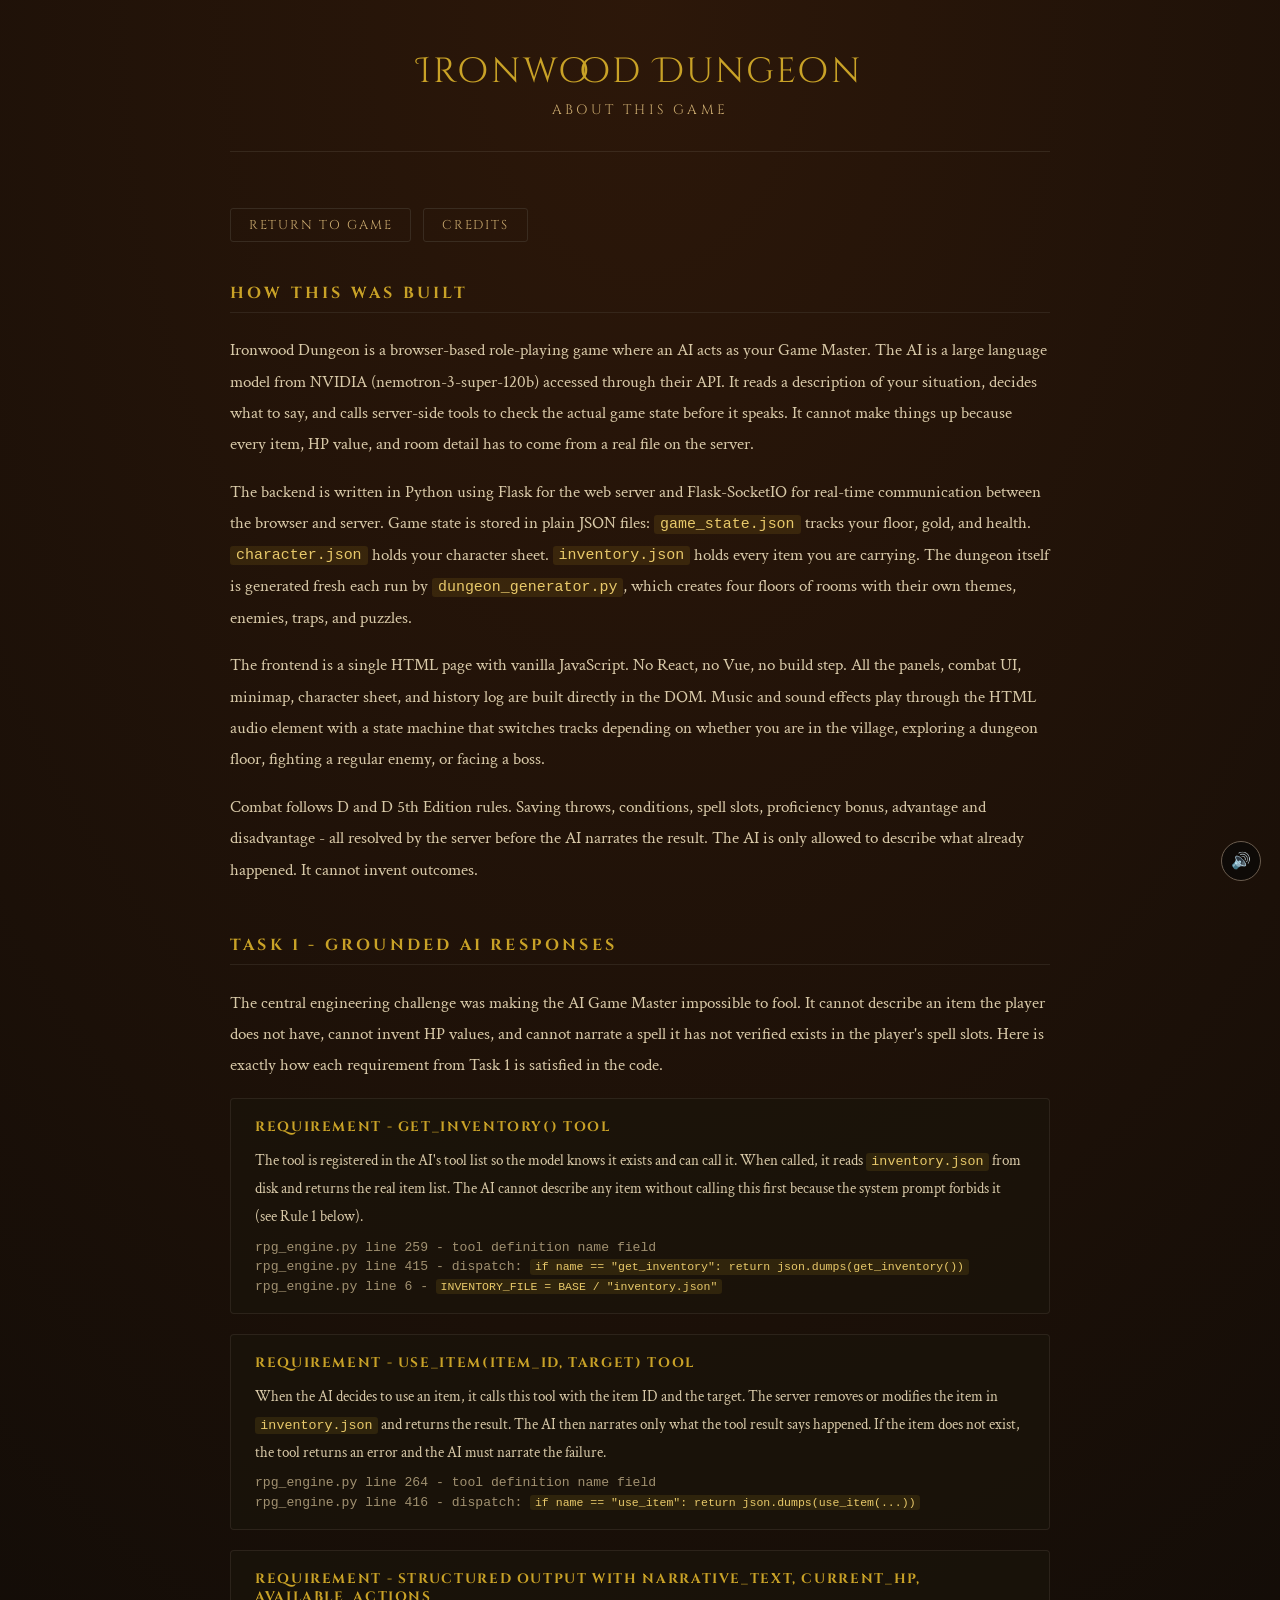
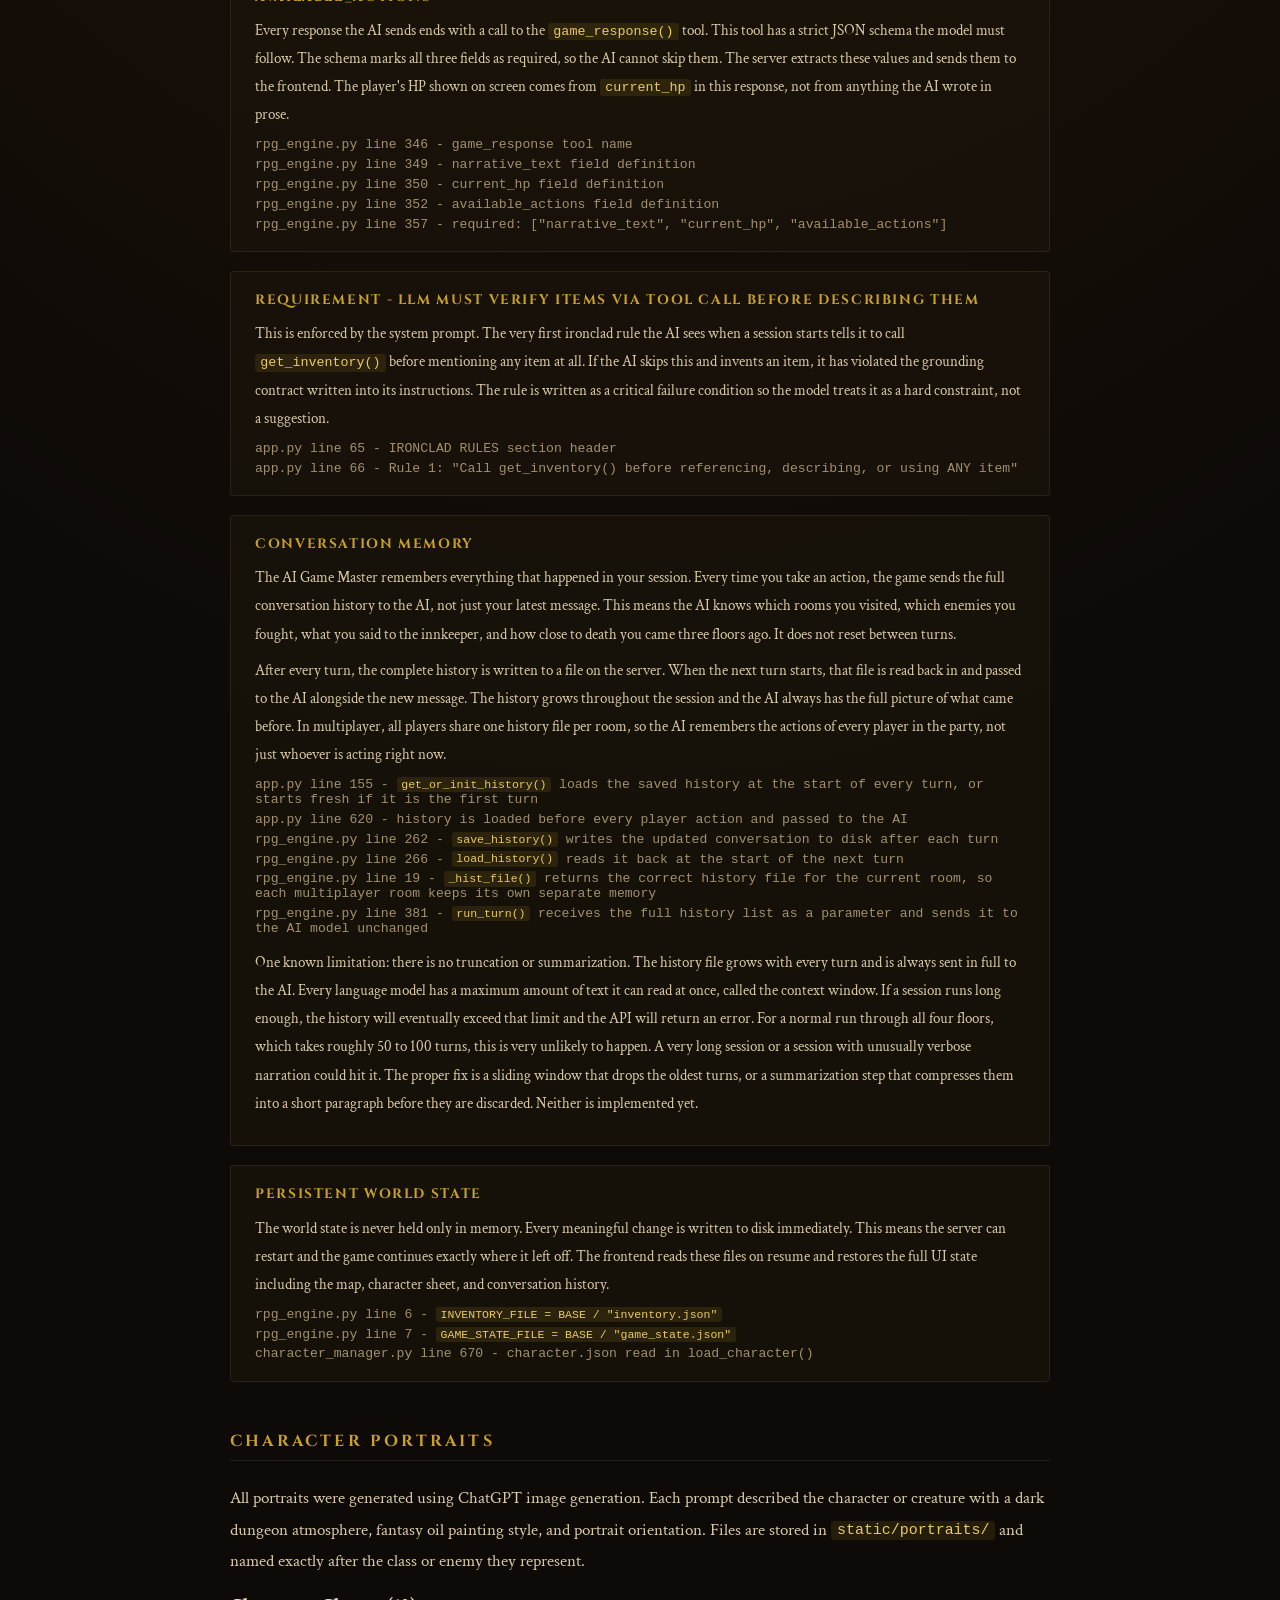
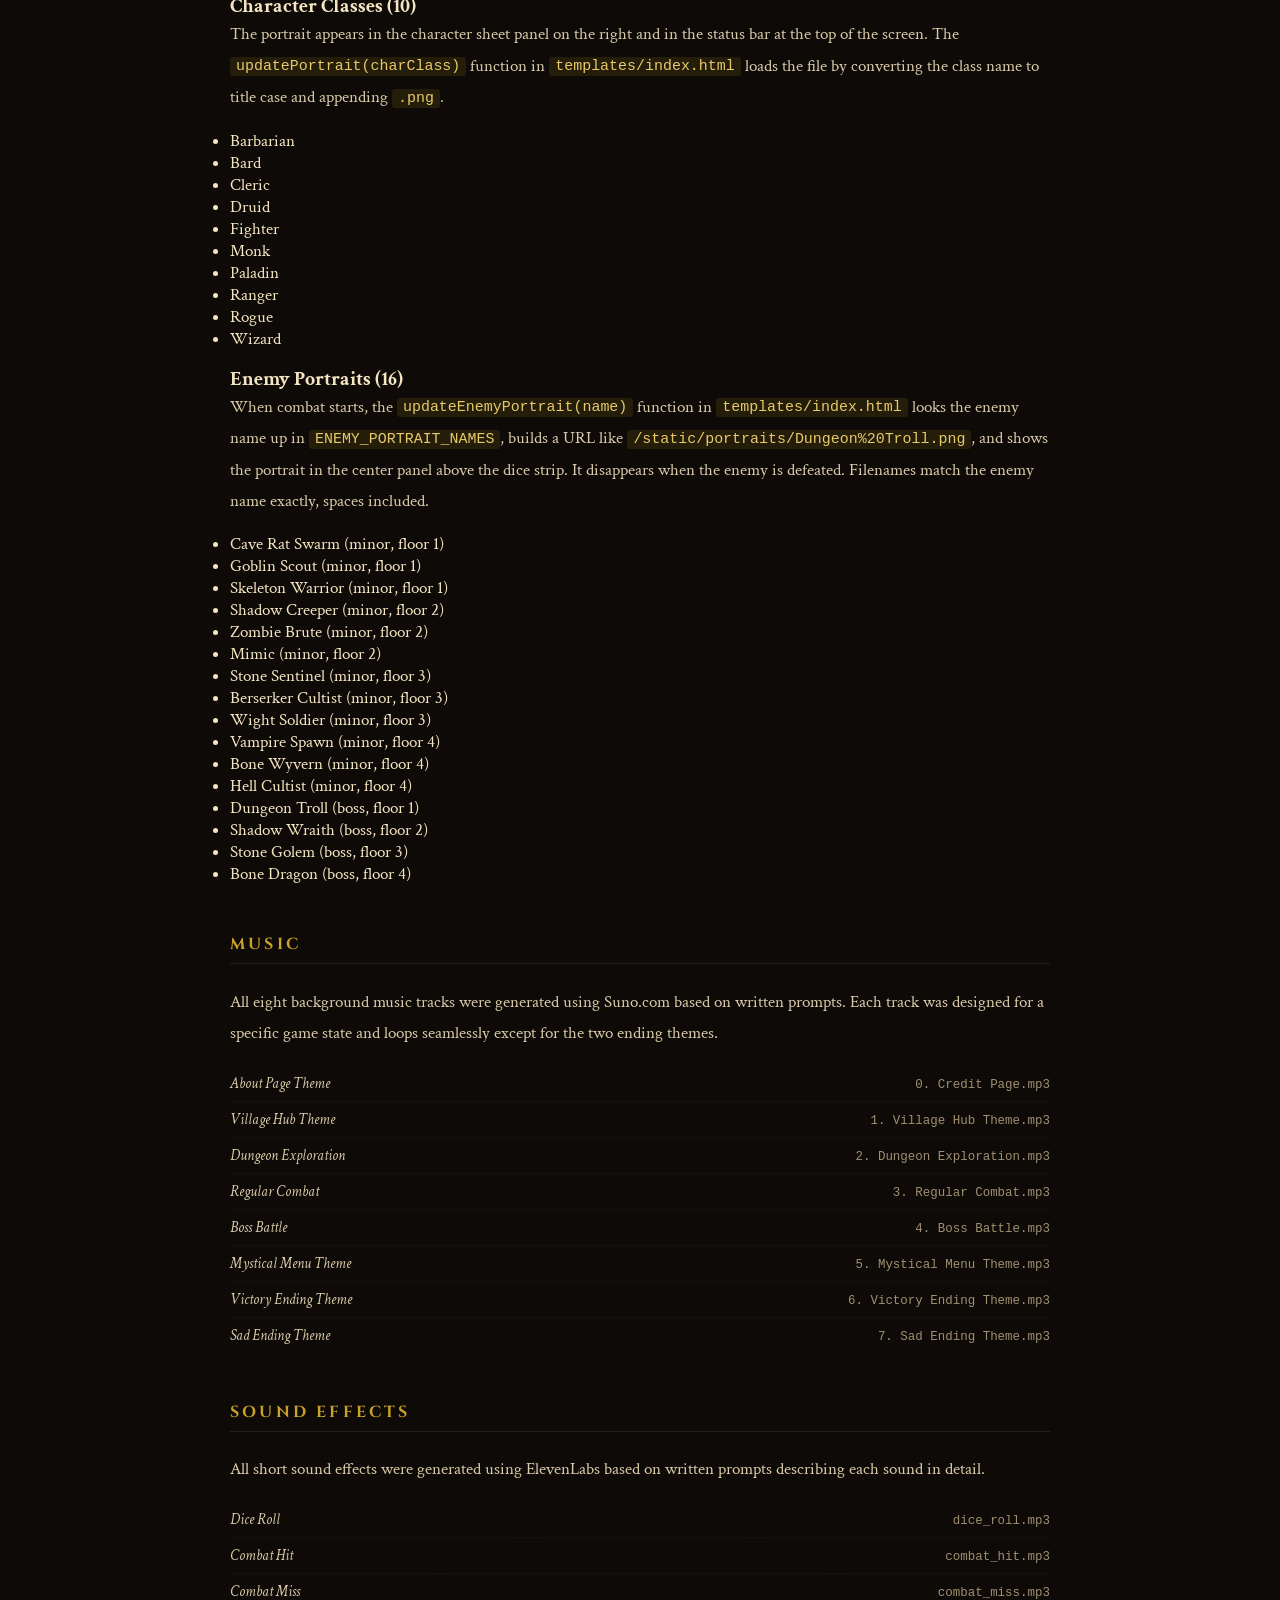
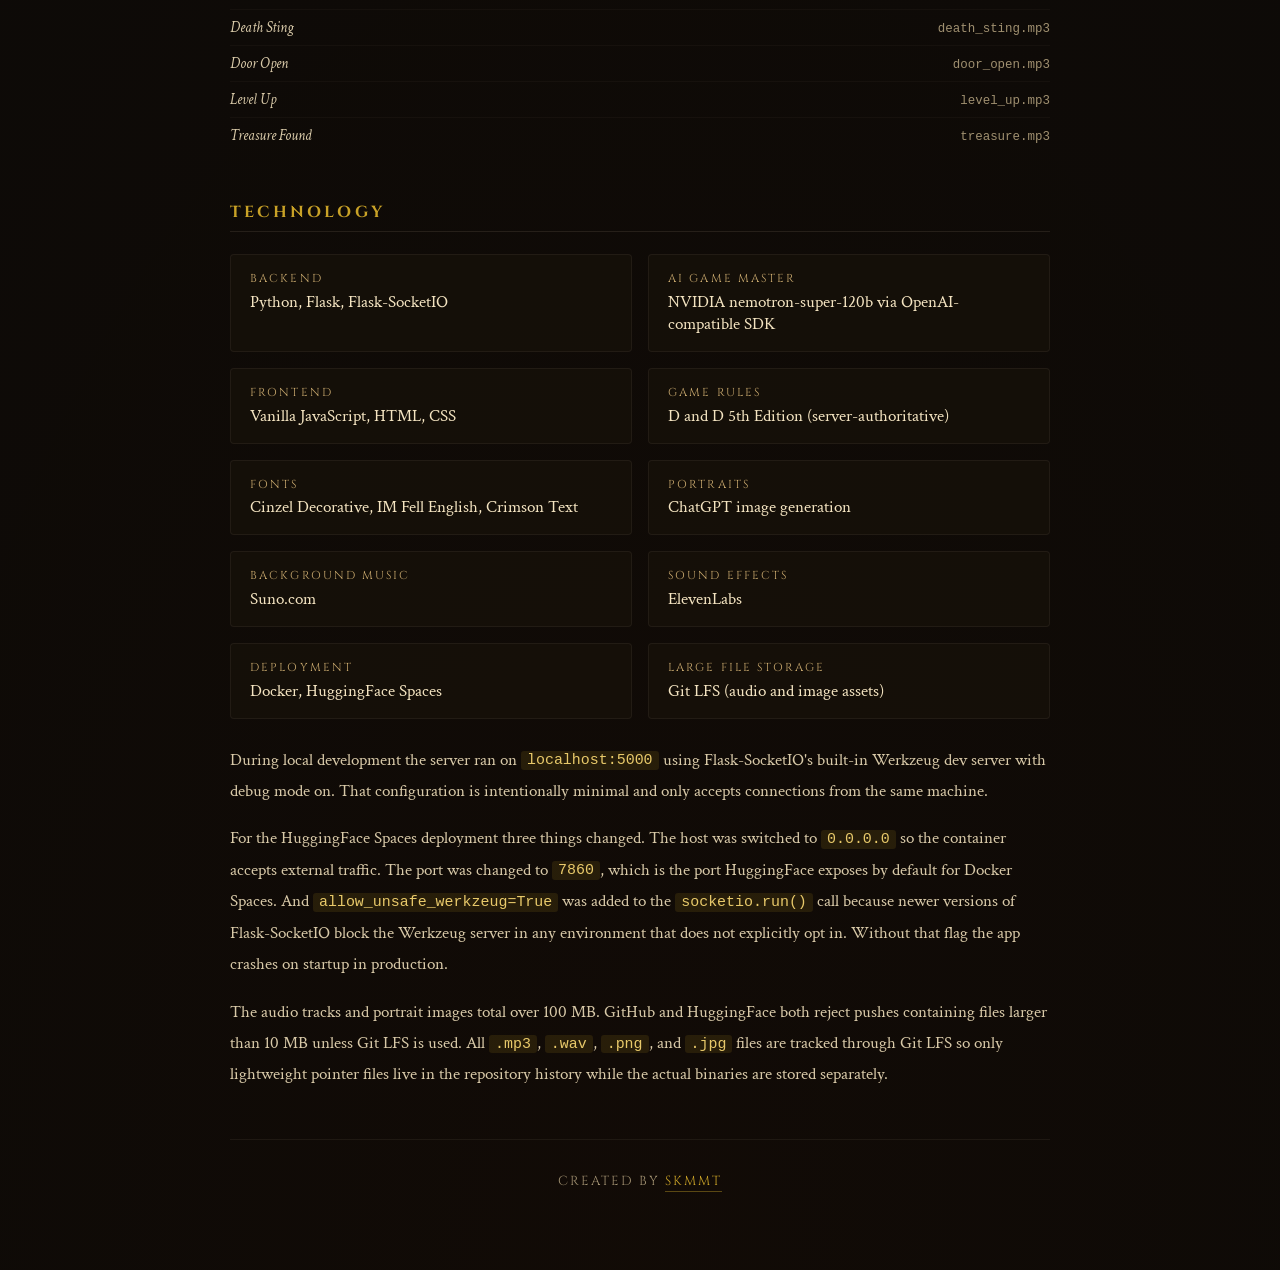
<file: templates/about.html>
<!DOCTYPE html>
<html lang="en">
<head>
  <meta charset="UTF-8">
  <meta name="viewport" content="width=device-width, initial-scale=1.0">
  <title>Ironwood Dungeon - About</title>
  <link rel="icon" type="image/svg+xml" href="/static/logo.svg">
  <link rel="preconnect" href="https://fonts.googleapis.com">
  <link rel="preconnect" href="https://fonts.gstatic.com" crossorigin>
  <link href="https://fonts.googleapis.com/css2?family=Cinzel+Decorative:wght@400;700&family=Cinzel:wght@400;600&family=IM+Fell+English:ital@0;1&family=Crimson+Text:ital,wght@0,400;0,600;1,400&display=swap" rel="stylesheet">
  <style>
    :root {
      --gold:      #c9a227;
      --parchment: #f4e4c1;
      --ink:       #1a1008;
      --stone:     #4a4035;
      --bg:        #0d0a07;
    }

    *, *::before, *::after { box-sizing: border-box; margin: 0; padding: 0; }

    body {
      background-color: var(--bg);
      background-image:
        radial-gradient(ellipse 120% 40% at 50% 0%, #6b320e55, transparent),
        radial-gradient(ellipse 80% 30% at 50% 100%, #1e0d0444, transparent);
      color: var(--parchment);
      font-family: 'Crimson Text', Georgia, serif;
      font-size: 17px;
      min-height: 100vh;
      padding: 3rem 1.5rem 5rem;
    }

    .page {
      max-width: 820px;
      margin: 0 auto;
    }

    .site-header {
      text-align: center;
      margin-bottom: 3.5rem;
      border-bottom: 1px solid #6b5d4f44;
      padding-bottom: 2rem;
    }

    .site-title {
      font-family: 'Cinzel Decorative', serif;
      font-size: 2.2rem;
      color: var(--gold);
      letter-spacing: 0.08em;
      margin-bottom: 0.4rem;
    }

    .site-sub {
      font-family: 'Cinzel', serif;
      font-size: 0.85rem;
      letter-spacing: 0.25em;
      color: #c9a96e;
      text-transform: uppercase;
    }

    .back-link {
      display: inline-block;
      margin-bottom: 2.5rem;
      font-family: 'Cinzel', serif;
      font-size: 0.8rem;
      letter-spacing: 0.15em;
      color: #c9a96e;
      text-decoration: none;
      text-transform: uppercase;
      border: 1px solid #4a403588;
      padding: 0.45rem 1.1rem;
      border-radius: 3px;
      transition: border-color 0.2s, color 0.2s;
    }
    .back-link:hover { border-color: var(--gold); color: var(--gold); }

    section { margin-bottom: 3rem; }

    h2 {
      font-family: 'Cinzel', serif;
      font-size: 1.0rem;
      letter-spacing: 0.2em;
      color: var(--gold);
      text-transform: uppercase;
      border-bottom: 1px solid #4a403566;
      padding-bottom: 0.5rem;
      margin-bottom: 1.4rem;
    }

    p {
      font-family: 'Crimson Text', serif;
      line-height: 1.85;
      color: #d8c9a8;
      margin-bottom: 1rem;
    }

    .task-card {
      background: rgba(26, 20, 10, 0.7);
      border: 1px solid #4a403566;
      border-radius: 4px;
      padding: 1.2rem 1.5rem;
      margin-bottom: 1.2rem;
    }

    .task-card h3 {
      font-family: 'Cinzel', serif;
      font-size: 0.85rem;
      letter-spacing: 0.12em;
      color: var(--gold);
      text-transform: uppercase;
      margin-bottom: 0.7rem;
    }

    .task-card p { margin-bottom: 0.5rem; font-size: 0.95rem; }

    code {
      font-family: 'Courier New', monospace;
      background: rgba(201, 162, 39, 0.12);
      color: #e8c96a;
      padding: 0.1em 0.4em;
      border-radius: 3px;
      font-size: 0.88em;
    }

    .file-ref {
      font-family: 'Courier New', monospace;
      font-size: 0.82rem;
      color: #a09070;
      display: block;
      margin-top: 0.3rem;
    }

    .credit-grid {
      display: grid;
      grid-template-columns: 1fr 1fr;
      gap: 1rem;
    }

    @media (max-width: 580px) { .credit-grid { grid-template-columns: 1fr; } }

    .credit-item {
      background: rgba(26, 20, 10, 0.5);
      border: 1px solid #4a403544;
      border-radius: 4px;
      padding: 1rem 1.2rem;
    }

    .credit-item .role {
      font-family: 'Cinzel', serif;
      font-size: 0.72rem;
      letter-spacing: 0.18em;
      color: #c9a96e;
      text-transform: uppercase;
      margin-bottom: 0.3rem;
    }

    .credit-item .name {
      font-family: 'Crimson Text', serif;
      font-size: 1.05rem;
      color: var(--parchment);
    }

    .music-list { list-style: none; }
    .music-list li {
      padding: 0.5rem 0;
      border-bottom: 1px solid #4a403522;
      display: flex;
      justify-content: space-between;
      align-items: baseline;
      gap: 1rem;
      font-family: 'Crimson Text', serif;
      color: #d8c9a8;
      font-size: 0.95rem;
    }
    .music-list li:last-child { border-bottom: none; }
    .music-list .track-name { font-style: italic; }
    .music-list .track-file { font-family: 'Courier New', monospace; font-size: 0.78rem; color: #a09070; }

    /* Floating music volume widget */
    .music-widget {
      position: fixed; bottom: 1.2rem; right: 1.2rem; z-index: 500;
      display: flex; flex-direction: column; align-items: center; gap: 0.5rem;
    }
    .music-vol-panel {
      background: rgba(13, 10, 7, 0.92);
      border: 1px solid #4a4035;
      border-radius: 20px;
      padding: 0.8rem 0.55rem 0.6rem;
      display: flex; flex-direction: column; align-items: center; gap: 0.45rem;
      opacity: 0; pointer-events: none;
      transform: translateY(6px);
      transition: opacity 0.18s, transform 0.18s;
    }
    .music-widget:hover .music-vol-panel {
      opacity: 1; pointer-events: auto; transform: translateY(0);
    }
    .music-vol-pct {
      font-family: 'Courier New', monospace; font-size: 0.68rem; color: #a09070;
    }
    #music-vol {
      -webkit-appearance: none; appearance: none;
      writing-mode: vertical-lr; direction: rtl;
      width: 4px; height: 76px;
      background: #4a4035; border-radius: 2px; outline: none; cursor: pointer;
    }
    #music-vol::-webkit-slider-thumb {
      -webkit-appearance: none; width: 14px; height: 14px;
      border-radius: 50%; background: var(--gold); cursor: pointer; border: none;
    }
    #music-vol::-moz-range-thumb {
      width: 14px; height: 14px;
      border-radius: 50%; background: var(--gold); cursor: pointer; border: none;
    }
    #credits-mute-btn {
      background: rgba(13, 10, 7, 0.88);
      border: 1px solid #6b5d4f;
      color: #c9a96e;
      width: 40px; height: 40px; border-radius: 50%;
      cursor: pointer; font-size: 1.0rem;
      display: flex; align-items: center; justify-content: center;
      transition: border-color 0.2s;
    }
    #credits-mute-btn:hover { border-color: var(--gold); }

    /* Creator footer */
    .creator-bar {
      text-align: center;
      margin-top: 3rem;
      padding-top: 2rem;
      border-top: 1px solid #4a403544;
      font-family: 'Cinzel', serif;
      font-size: 0.82rem;
      letter-spacing: 0.15em;
      color: #a09070;
      text-transform: uppercase;
    }

    .creator-bar a {
      color: var(--gold);
      text-decoration: none;
      border-bottom: 1px solid #c9a22766;
      padding-bottom: 1px;
      transition: border-color 0.2s, color 0.2s;
    }
    .creator-bar a:hover { color: #f0c040; border-color: #f0c040; }
  </style>
</head>
<body>
<div class="page">

  <div class="site-header">
    <div class="site-title">Ironwood Dungeon</div>
    <div class="site-sub">About This Game</div>
  </div>

  <div style="display:flex;gap:0.75rem;margin-bottom:2.5rem;flex-wrap:wrap;">
    <a href="/" class="back-link" style="margin-bottom:0;">Return to Game</a>
    <a href="/credits" class="back-link" style="margin-bottom:0;">Credits</a>
  </div>

  <audio id="credits-audio" loop preload="auto"
         src="/static/sounds/0.%20Credit%20Page.mp3"></audio>

  <!-- HOW IT WAS BUILT -->
  <section>
    <h2>How This Was Built</h2>

    <p>
      Ironwood Dungeon is a browser-based role-playing game where an AI acts as your Game Master.
      The AI is a large language model from NVIDIA (nemotron-3-super-120b) accessed through their API.
      It reads a description of your situation, decides what to say, and calls server-side tools
      to check the actual game state before it speaks. It cannot make things up because every item,
      HP value, and room detail has to come from a real file on the server.
    </p>

    <p>
      The backend is written in Python using Flask for the web server and Flask-SocketIO for real-time
      communication between the browser and server. Game state is stored in plain JSON files:
      <code>game_state.json</code> tracks your floor, gold, and health. <code>character.json</code>
      holds your character sheet. <code>inventory.json</code> holds every item you are carrying.
      The dungeon itself is generated fresh each run by <code>dungeon_generator.py</code>, which
      creates four floors of rooms with their own themes, enemies, traps, and puzzles.
    </p>

    <p>
      The frontend is a single HTML page with vanilla JavaScript. No React, no Vue, no build step.
      All the panels, combat UI, minimap, character sheet, and history log are built directly in the DOM.
      Music and sound effects play through the HTML audio element with a state machine that switches
      tracks depending on whether you are in the village, exploring a dungeon floor, fighting a
      regular enemy, or facing a boss.
    </p>

    <p>
      Combat follows D and D 5th Edition rules. Saving throws, conditions, spell slots, proficiency bonus,
      advantage and disadvantage - all resolved by the server before the AI narrates the result.
      The AI is only allowed to describe what already happened. It cannot invent outcomes.
    </p>
  </section>

  <!-- TASK 1 BREAKDOWN -->
  <section>
    <h2>Task 1 - Grounded AI Responses</h2>
    <p>
      The central engineering challenge was making the AI Game Master impossible to fool.
      It cannot describe an item the player does not have, cannot invent HP values,
      and cannot narrate a spell it has not verified exists in the player's spell slots.
      Here is exactly how each requirement from Task 1 is satisfied in the code.
    </p>

    <div class="task-card">
      <h3>Requirement - get_inventory() tool</h3>
      <p>
        The tool is registered in the AI's tool list so the model knows it exists and can call it.
        When called, it reads <code>inventory.json</code> from disk and returns the real item list.
        The AI cannot describe any item without calling this first because the system prompt
        forbids it (see Rule 1 below).
      </p>
      <span class="file-ref">rpg_engine.py line 259 - tool definition name field</span>
      <span class="file-ref">rpg_engine.py line 415 - dispatch: <code>if name == "get_inventory": return json.dumps(get_inventory())</code></span>
      <span class="file-ref">rpg_engine.py line 6 - <code>INVENTORY_FILE = BASE / "inventory.json"</code></span>
    </div>

    <div class="task-card">
      <h3>Requirement - use_item(item_id, target) tool</h3>
      <p>
        When the AI decides to use an item, it calls this tool with the item ID and the target.
        The server removes or modifies the item in <code>inventory.json</code> and returns the result.
        The AI then narrates only what the tool result says happened.
        If the item does not exist, the tool returns an error and the AI must narrate the failure.
      </p>
      <span class="file-ref">rpg_engine.py line 264 - tool definition name field</span>
      <span class="file-ref">rpg_engine.py line 416 - dispatch: <code>if name == "use_item": return json.dumps(use_item(...))</code></span>
    </div>

    <div class="task-card">
      <h3>Requirement - Structured output with narrative_text, current_hp, available_actions</h3>
      <p>
        Every response the AI sends ends with a call to the <code>game_response()</code> tool.
        This tool has a strict JSON schema the model must follow. The schema marks all three fields
        as required, so the AI cannot skip them. The server extracts these values and sends them
        to the frontend. The player's HP shown on screen comes from <code>current_hp</code> in this
        response, not from anything the AI wrote in prose.
      </p>
      <span class="file-ref">rpg_engine.py line 346 - game_response tool name</span>
      <span class="file-ref">rpg_engine.py line 349 - narrative_text field definition</span>
      <span class="file-ref">rpg_engine.py line 350 - current_hp field definition</span>
      <span class="file-ref">rpg_engine.py line 352 - available_actions field definition</span>
      <span class="file-ref">rpg_engine.py line 357 - required: ["narrative_text", "current_hp", "available_actions"]</span>
    </div>

    <div class="task-card">
      <h3>Requirement - LLM must verify items via tool call before describing them</h3>
      <p>
        This is enforced by the system prompt. The very first ironclad rule the AI sees when a session
        starts tells it to call <code>get_inventory()</code> before mentioning any item at all.
        If the AI skips this and invents an item, it has violated the grounding contract written
        into its instructions. The rule is written as a critical failure condition so the model
        treats it as a hard constraint, not a suggestion.
      </p>
      <span class="file-ref">app.py line 65 - IRONCLAD RULES section header</span>
      <span class="file-ref">app.py line 66 - Rule 1: "Call get_inventory() before referencing, describing, or using ANY item"</span>
    </div>

    <div class="task-card">
      <h3>Conversation Memory</h3>
      <p>
        The AI Game Master remembers everything that happened in your session. Every time you take
        an action, the game sends the full conversation history to the AI, not just your latest message.
        This means the AI knows which rooms you visited, which enemies you fought, what you said to
        the innkeeper, and how close to death you came three floors ago. It does not reset between turns.
      </p>
      <p>
        After every turn, the complete history is written to a file on the server. When the next turn
        starts, that file is read back in and passed to the AI alongside the new message. The history
        grows throughout the session and the AI always has the full picture of what came before.
        In multiplayer, all players share one history file per room, so the AI remembers the actions
        of every player in the party, not just whoever is acting right now.
      </p>
      <span class="file-ref">app.py line 155 - <code>get_or_init_history()</code> loads the saved history at the start of every turn, or starts fresh if it is the first turn</span>
      <span class="file-ref">app.py line 620 - history is loaded before every player action and passed to the AI</span>
      <span class="file-ref">rpg_engine.py line 262 - <code>save_history()</code> writes the updated conversation to disk after each turn</span>
      <span class="file-ref">rpg_engine.py line 266 - <code>load_history()</code> reads it back at the start of the next turn</span>
      <span class="file-ref">rpg_engine.py line 19 - <code>_hist_file()</code> returns the correct history file for the current room, so each multiplayer room keeps its own separate memory</span>
      <span class="file-ref">rpg_engine.py line 381 - <code>run_turn()</code> receives the full history list as a parameter and sends it to the AI model unchanged</span>
      <p style="margin-top:0.8rem;">
        One known limitation: there is no truncation or summarization. The history file grows with
        every turn and is always sent in full to the AI. Every language model has a maximum amount
        of text it can read at once, called the context window. If a session runs long enough, the
        history will eventually exceed that limit and the API will return an error. For a normal run
        through all four floors, which takes roughly 50 to 100 turns, this is very unlikely to
        happen. A very long session or a session with unusually verbose narration could hit it.
        The proper fix is a sliding window that drops the oldest turns, or a summarization step
        that compresses them into a short paragraph before they are discarded. Neither is
        implemented yet.
      </p>
    </div>

    <div class="task-card">
      <h3>Persistent world state</h3>
      <p>
        The world state is never held only in memory. Every meaningful change is written to disk
        immediately. This means the server can restart and the game continues exactly where it left off.
        The frontend reads these files on resume and restores the full UI state including the map,
        character sheet, and conversation history.
      </p>
      <span class="file-ref">rpg_engine.py line 6 - <code>INVENTORY_FILE = BASE / "inventory.json"</code></span>
      <span class="file-ref">rpg_engine.py line 7 - <code>GAME_STATE_FILE = BASE / "game_state.json"</code></span>
      <span class="file-ref">character_manager.py line 670 - character.json read in load_character()</span>
    </div>
  </section>

  <!-- CHARACTER PORTRAITS -->
  <section>
    <h2>Character Portraits</h2>
    <p>
      All portraits were generated using ChatGPT image generation. Each prompt described the
      character or creature with a dark dungeon atmosphere, fantasy oil painting style, and
      portrait orientation. Files are stored in <code>static/portraits/</code> and named exactly
      after the class or enemy they represent.
    </p>

    <h3 style="margin-top:1rem">Character Classes (10)</h3>
    <p>
      The portrait appears in the character sheet panel on the right and in the status bar at the
      top of the screen. The <code>updatePortrait(charClass)</code> function in
      <code>templates/index.html</code> loads the file by converting the class name to title case
      and appending <code>.png</code>.
    </p>
    <ul>
      <li>Barbarian</li>
      <li>Bard</li>
      <li>Cleric</li>
      <li>Druid</li>
      <li>Fighter</li>
      <li>Monk</li>
      <li>Paladin</li>
      <li>Ranger</li>
      <li>Rogue</li>
      <li>Wizard</li>
    </ul>

    <h3 style="margin-top:1rem">Enemy Portraits (16)</h3>
    <p>
      When combat starts, the <code>updateEnemyPortrait(name)</code> function in
      <code>templates/index.html</code> looks the enemy name up in <code>ENEMY_PORTRAIT_NAMES</code>,
      builds a URL like <code>/static/portraits/Dungeon%20Troll.png</code>, and shows the portrait
      in the center panel above the dice strip. It disappears when the enemy is defeated.
      Filenames match the enemy name exactly, spaces included.
    </p>
    <ul>
      <li>Cave Rat Swarm (minor, floor 1)</li>
      <li>Goblin Scout (minor, floor 1)</li>
      <li>Skeleton Warrior (minor, floor 1)</li>
      <li>Shadow Creeper (minor, floor 2)</li>
      <li>Zombie Brute (minor, floor 2)</li>
      <li>Mimic (minor, floor 2)</li>
      <li>Stone Sentinel (minor, floor 3)</li>
      <li>Berserker Cultist (minor, floor 3)</li>
      <li>Wight Soldier (minor, floor 3)</li>
      <li>Vampire Spawn (minor, floor 4)</li>
      <li>Bone Wyvern (minor, floor 4)</li>
      <li>Hell Cultist (minor, floor 4)</li>
      <li>Dungeon Troll (boss, floor 1)</li>
      <li>Shadow Wraith (boss, floor 2)</li>
      <li>Stone Golem (boss, floor 3)</li>
      <li>Bone Dragon (boss, floor 4)</li>
    </ul>
  </section>

  <!-- MUSIC -->
  <section>
    <h2>Music</h2>
    <p>All eight background music tracks were generated using Suno.com based on written prompts.
    Each track was designed for a specific game state and loops seamlessly except for the two ending themes.</p>
    <ul class="music-list">
      <li>
        <span class="track-name">About Page Theme</span>
        <span class="track-file">0. Credit Page.mp3</span>
      </li>
      <li>
        <span class="track-name">Village Hub Theme</span>
        <span class="track-file">1. Village Hub Theme.mp3</span>
      </li>
      <li>
        <span class="track-name">Dungeon Exploration</span>
        <span class="track-file">2. Dungeon Exploration.mp3</span>
      </li>
      <li>
        <span class="track-name">Regular Combat</span>
        <span class="track-file">3. Regular Combat.mp3</span>
      </li>
      <li>
        <span class="track-name">Boss Battle</span>
        <span class="track-file">4. Boss Battle.mp3</span>
      </li>
      <li>
        <span class="track-name">Mystical Menu Theme</span>
        <span class="track-file">5. Mystical Menu Theme.mp3</span>
      </li>
      <li>
        <span class="track-name">Victory Ending Theme</span>
        <span class="track-file">6. Victory  Ending Theme.mp3</span>
      </li>
      <li>
        <span class="track-name">Sad Ending Theme</span>
        <span class="track-file">7. Sad Ending Theme.mp3</span>
      </li>
    </ul>
  </section>

  <!-- SOUND EFFECTS -->
  <section>
    <h2>Sound Effects</h2>
    <p>
      All short sound effects were generated using ElevenLabs based on written prompts describing
      each sound in detail.
    </p>
    <ul class="music-list">
      <li><span class="track-name">Dice Roll</span><span class="track-file">dice_roll.mp3</span></li>
      <li><span class="track-name">Combat Hit</span><span class="track-file">combat_hit.mp3</span></li>
      <li><span class="track-name">Combat Miss</span><span class="track-file">combat_miss.mp3</span></li>
      <li><span class="track-name">Death Sting</span><span class="track-file">death_sting.mp3</span></li>
      <li><span class="track-name">Door Open</span><span class="track-file">door_open.mp3</span></li>
      <li><span class="track-name">Level Up</span><span class="track-file">level_up.mp3</span></li>
      <li><span class="track-name">Treasure Found</span><span class="track-file">treasure.mp3</span></li>
    </ul>
  </section>

  <!-- TECH STACK -->
  <section>
    <h2>Technology</h2>
    <div class="credit-grid">
      <div class="credit-item">
        <div class="role">Backend</div>
        <div class="name">Python, Flask, Flask-SocketIO</div>
      </div>
      <div class="credit-item">
        <div class="role">AI Game Master</div>
        <div class="name">NVIDIA nemotron-super-120b via OpenAI-compatible SDK</div>
      </div>
      <div class="credit-item">
        <div class="role">Frontend</div>
        <div class="name">Vanilla JavaScript, HTML, CSS</div>
      </div>
      <div class="credit-item">
        <div class="role">Game Rules</div>
        <div class="name">D and D 5th Edition (server-authoritative)</div>
      </div>
      <div class="credit-item">
        <div class="role">Fonts</div>
        <div class="name">Cinzel Decorative, IM Fell English, Crimson Text</div>
      </div>
      <div class="credit-item">
        <div class="role">Portraits</div>
        <div class="name">ChatGPT image generation</div>
      </div>
      <div class="credit-item">
        <div class="role">Background Music</div>
        <div class="name">Suno.com</div>
      </div>
      <div class="credit-item">
        <div class="role">Sound Effects</div>
        <div class="name">ElevenLabs</div>
      </div>
      <div class="credit-item">
        <div class="role">Deployment</div>
        <div class="name">Docker, HuggingFace Spaces</div>
      </div>
      <div class="credit-item">
        <div class="role">Large File Storage</div>
        <div class="name">Git LFS (audio and image assets)</div>
      </div>
    </div>

    <p style="margin-top: 1.6rem;">
      During local development the server ran on <code>localhost:5000</code> using Flask-SocketIO's
      built-in Werkzeug dev server with debug mode on. That configuration is intentionally minimal
      and only accepts connections from the same machine.
    </p>
    <p>
      For the HuggingFace Spaces deployment three things changed. The host was switched to
      <code>0.0.0.0</code> so the container accepts external traffic. The port was changed to
      <code>7860</code>, which is the port HuggingFace exposes by default for Docker Spaces.
      And <code>allow_unsafe_werkzeug=True</code> was added to the <code>socketio.run()</code>
      call because newer versions of Flask-SocketIO block the Werkzeug server in any environment
      that does not explicitly opt in. Without that flag the app crashes on startup in production.
    </p>
    <p>
      The audio tracks and portrait images total over 100 MB. GitHub and HuggingFace both reject
      pushes containing files larger than 10 MB unless Git LFS is used. All <code>.mp3</code>,
      <code>.wav</code>, <code>.png</code>, and <code>.jpg</code> files are tracked through
      Git LFS so only lightweight pointer files live in the repository history while the actual
      binaries are stored separately.
    </p>
  </section>

  <div class="creator-bar">
    Created by <a href="https://skmmt.rootexception.com/" target="_blank" rel="noopener">SKMMT</a>
  </div>

</div>

<div class="music-widget">
  <div class="music-vol-panel">
    <span class="music-vol-pct" id="music-vol-pct">30%</span>
    <input id="music-vol" type="range" min="0" max="100" value="30">
  </div>
  <button id="credits-mute-btn" title="Mute music">&#128266;</button>
</div>

<script>
  var audio  = document.getElementById('credits-audio');
  var btn    = document.getElementById('credits-mute-btn');
  var slider = document.getElementById('music-vol');
  var pct    = document.getElementById('music-vol-pct');
  var muted  = false;

  audio.volume = 0.30;

  function setMuted(m) {
    muted = m;
    btn.innerHTML = m ? '&#128263;' : '&#128266;';
    btn.title = m ? 'Enable music' : 'Mute music';
    if (!m) {
      audio.play().catch(function(){});
    } else {
      audio.pause();
    }
  }

  btn.addEventListener('click', function() { setMuted(!muted); });

  slider.addEventListener('input', function() {
    var v = parseInt(this.value, 10);
    audio.volume = v / 100;
    pct.textContent = v + '%';
  });

  document.addEventListener('click', function onFirst() {
    if (!muted) audio.play().catch(function(){});
    document.removeEventListener('click', onFirst);
  }, { once: true });
</script>
</body>
</html>
</file>
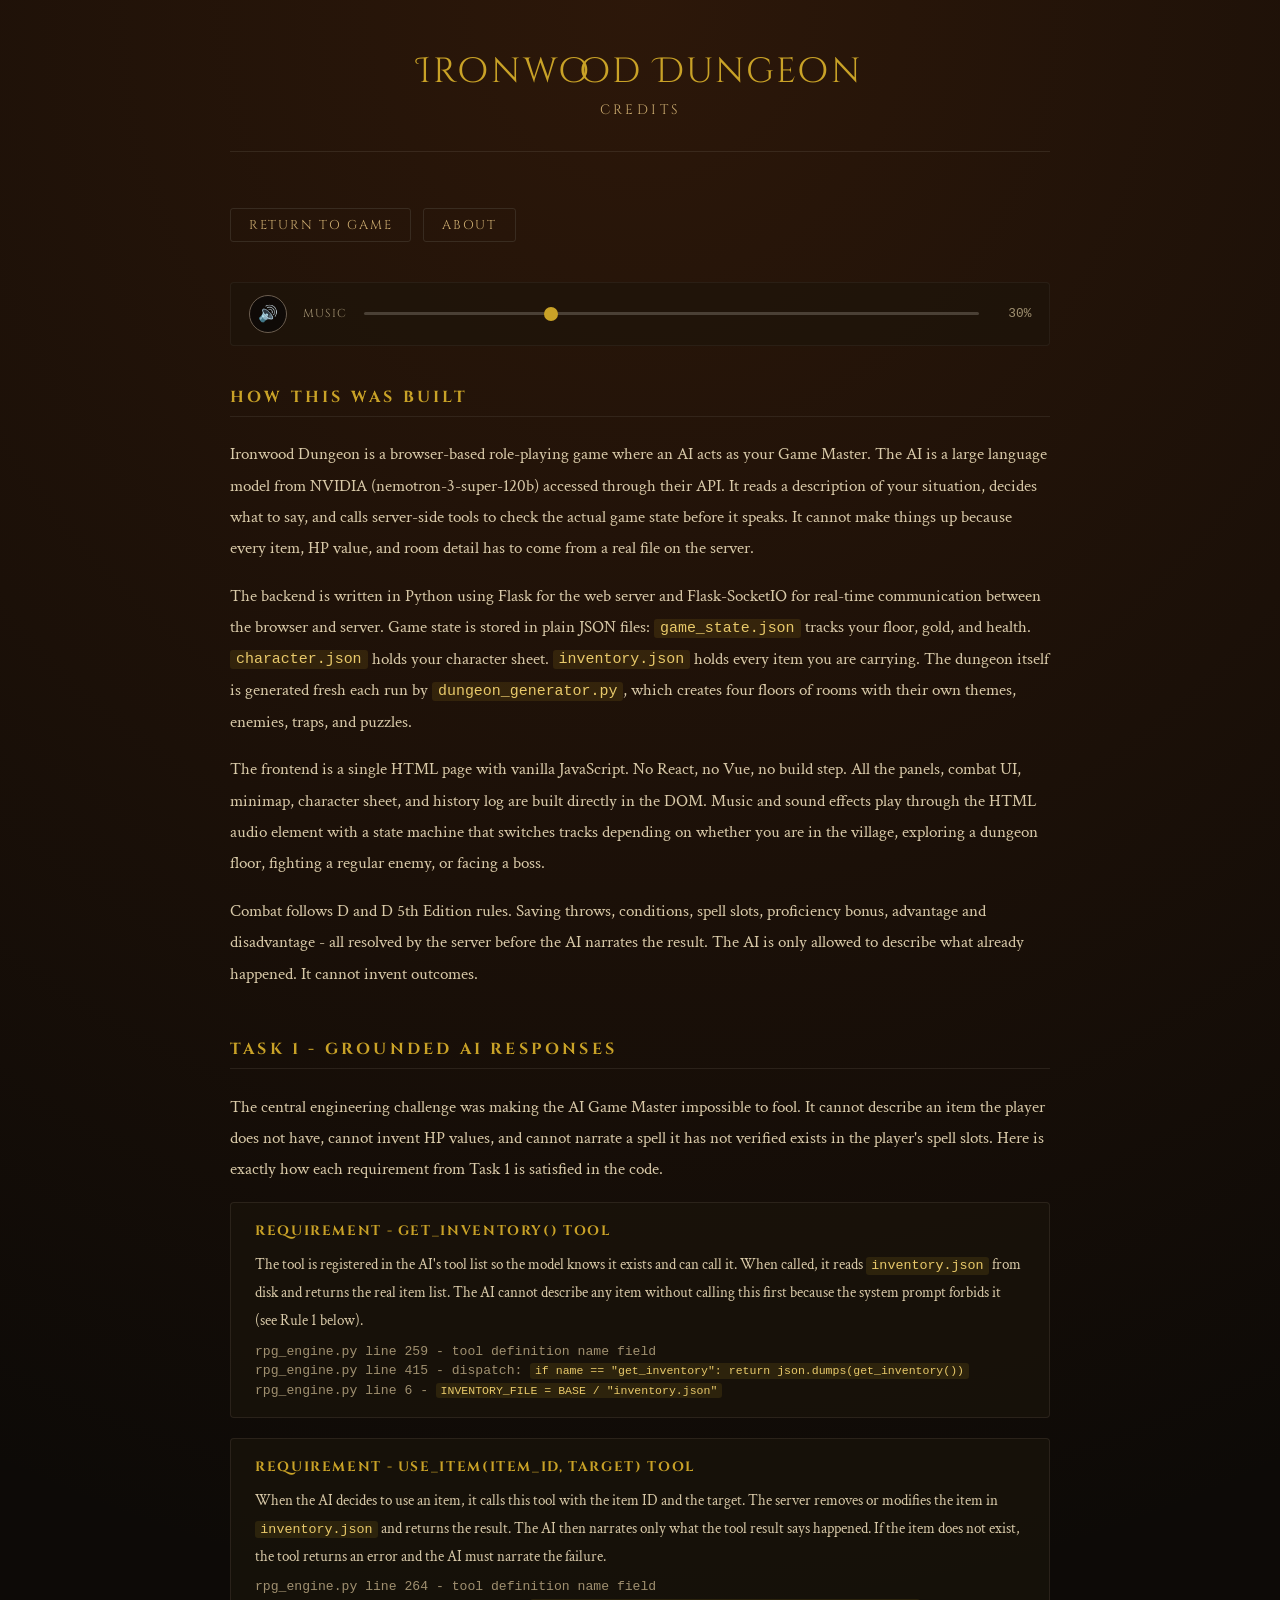
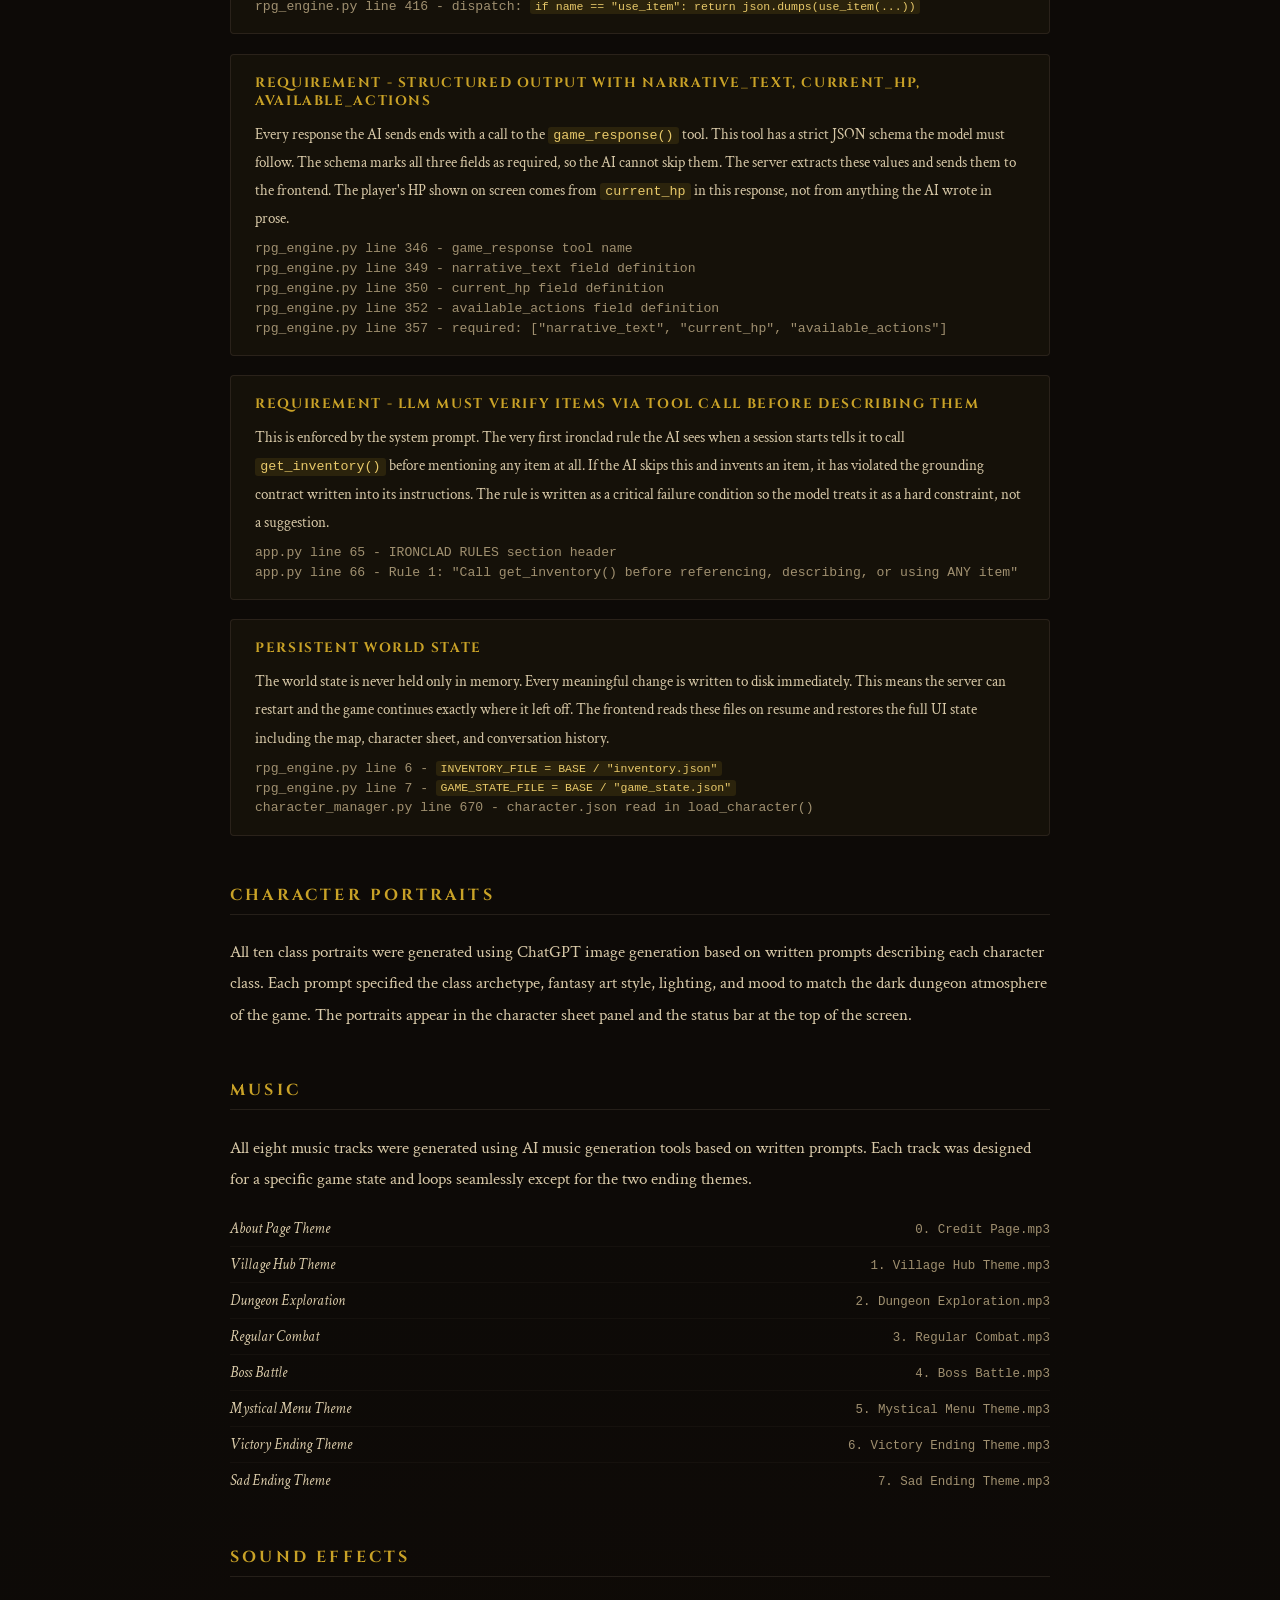
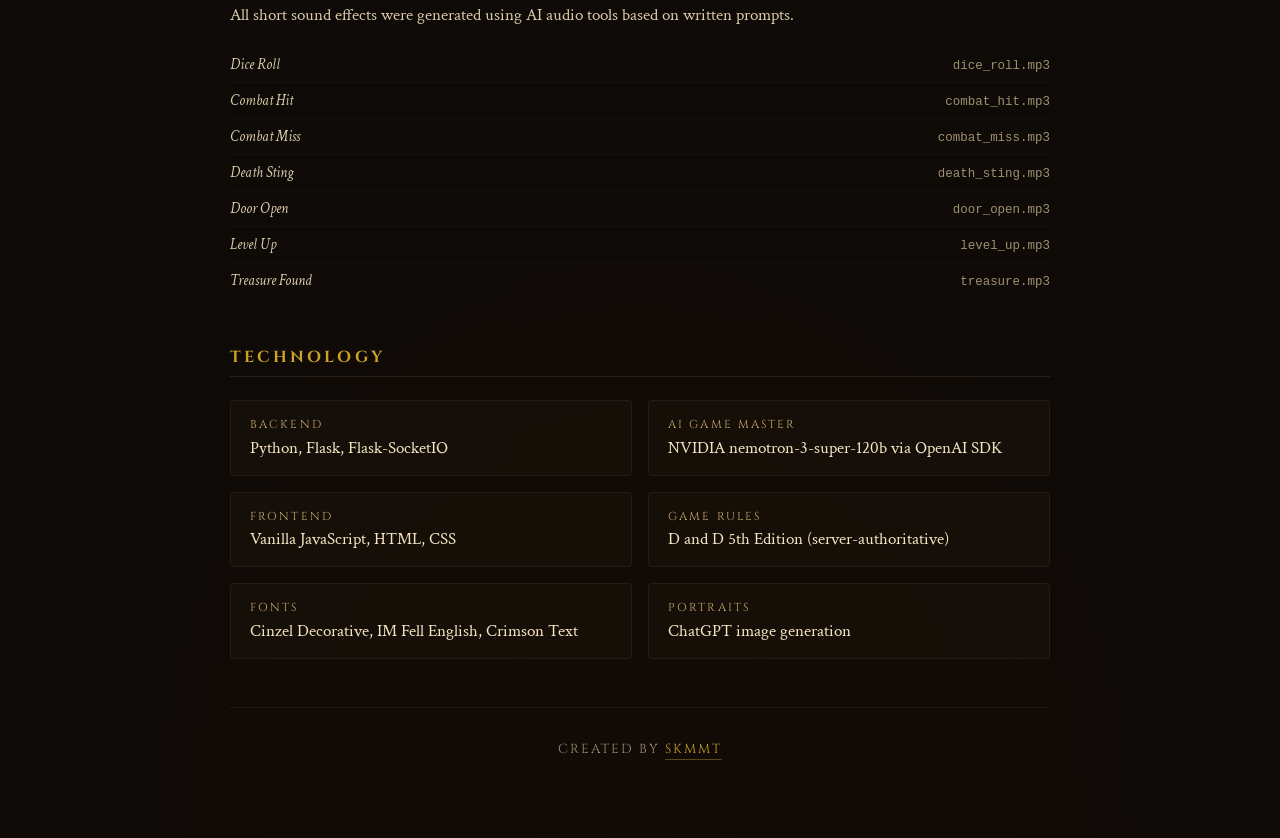
<file: templates/credits.html>
<!DOCTYPE html>
<html lang="en">
<head>
  <meta charset="UTF-8">
  <meta name="viewport" content="width=device-width, initial-scale=1.0">
  <title>Ironwood Dungeon - Credits</title>
  <link rel="icon" type="image/svg+xml" href="/static/logo.svg">
  <link rel="preconnect" href="https://fonts.googleapis.com">
  <link rel="preconnect" href="https://fonts.gstatic.com" crossorigin>
  <link href="https://fonts.googleapis.com/css2?family=Cinzel+Decorative:wght@400;700&family=Cinzel:wght@400;600&family=IM+Fell+English:ital@0;1&family=Crimson+Text:ital,wght@0,400;0,600;1,400&display=swap" rel="stylesheet">
  <style>
    :root {
      --gold:      #c9a227;
      --parchment: #f4e4c1;
      --ink:       #1a1008;
      --stone:     #4a4035;
      --bg:        #0d0a07;
    }

    *, *::before, *::after { box-sizing: border-box; margin: 0; padding: 0; }

    body {
      background-color: var(--bg);
      background-image:
        radial-gradient(ellipse 120% 40% at 50% 0%, #6b320e55, transparent),
        radial-gradient(ellipse 80% 30% at 50% 100%, #1e0d0444, transparent);
      color: var(--parchment);
      font-family: 'Crimson Text', Georgia, serif;
      font-size: 17px;
      min-height: 100vh;
      padding: 3rem 1.5rem 5rem;
    }

    .page {
      max-width: 820px;
      margin: 0 auto;
    }

    .site-header {
      text-align: center;
      margin-bottom: 3.5rem;
      border-bottom: 1px solid #6b5d4f44;
      padding-bottom: 2rem;
    }

    .site-title {
      font-family: 'Cinzel Decorative', serif;
      font-size: 2.2rem;
      color: var(--gold);
      letter-spacing: 0.08em;
      margin-bottom: 0.4rem;
    }

    .site-sub {
      font-family: 'Cinzel', serif;
      font-size: 0.85rem;
      letter-spacing: 0.25em;
      color: #c9a96e;
      text-transform: uppercase;
    }

    .back-link {
      display: inline-block;
      margin-bottom: 2.5rem;
      font-family: 'Cinzel', serif;
      font-size: 0.8rem;
      letter-spacing: 0.15em;
      color: #c9a96e;
      text-decoration: none;
      text-transform: uppercase;
      border: 1px solid #4a403588;
      padding: 0.45rem 1.1rem;
      border-radius: 3px;
      transition: border-color 0.2s, color 0.2s;
    }
    .back-link:hover { border-color: var(--gold); color: var(--gold); }

    section { margin-bottom: 3rem; }

    h2 {
      font-family: 'Cinzel', serif;
      font-size: 1.0rem;
      letter-spacing: 0.2em;
      color: var(--gold);
      text-transform: uppercase;
      border-bottom: 1px solid #4a403566;
      padding-bottom: 0.5rem;
      margin-bottom: 1.4rem;
    }

    p {
      font-family: 'Crimson Text', serif;
      line-height: 1.85;
      color: #d8c9a8;
      margin-bottom: 1rem;
    }

    .task-card {
      background: rgba(26, 20, 10, 0.7);
      border: 1px solid #4a403566;
      border-radius: 4px;
      padding: 1.2rem 1.5rem;
      margin-bottom: 1.2rem;
    }

    .task-card h3 {
      font-family: 'Cinzel', serif;
      font-size: 0.85rem;
      letter-spacing: 0.12em;
      color: var(--gold);
      text-transform: uppercase;
      margin-bottom: 0.7rem;
    }

    .task-card p { margin-bottom: 0.5rem; font-size: 0.95rem; }

    code {
      font-family: 'Courier New', monospace;
      background: rgba(201, 162, 39, 0.12);
      color: #e8c96a;
      padding: 0.1em 0.4em;
      border-radius: 3px;
      font-size: 0.88em;
    }

    .file-ref {
      font-family: 'Courier New', monospace;
      font-size: 0.82rem;
      color: #a09070;
      display: block;
      margin-top: 0.3rem;
    }

    .credit-grid {
      display: grid;
      grid-template-columns: 1fr 1fr;
      gap: 1rem;
    }

    @media (max-width: 580px) { .credit-grid { grid-template-columns: 1fr; } }

    .credit-item {
      background: rgba(26, 20, 10, 0.5);
      border: 1px solid #4a403544;
      border-radius: 4px;
      padding: 1rem 1.2rem;
    }

    .credit-item .role {
      font-family: 'Cinzel', serif;
      font-size: 0.72rem;
      letter-spacing: 0.18em;
      color: #c9a96e;
      text-transform: uppercase;
      margin-bottom: 0.3rem;
    }

    .credit-item .name {
      font-family: 'Crimson Text', serif;
      font-size: 1.05rem;
      color: var(--parchment);
    }

    .music-list { list-style: none; }
    .music-list li {
      padding: 0.5rem 0;
      border-bottom: 1px solid #4a403522;
      display: flex;
      justify-content: space-between;
      align-items: baseline;
      gap: 1rem;
      font-family: 'Crimson Text', serif;
      color: #d8c9a8;
      font-size: 0.95rem;
    }
    .music-list li:last-child { border-bottom: none; }
    .music-list .track-name { font-style: italic; }
    .music-list .track-file { font-family: 'Courier New', monospace; font-size: 0.78rem; color: #a09070; }

    /* Audio controls row */
    .audio-controls {
      display: flex;
      align-items: center;
      gap: 1rem;
      margin-bottom: 2.5rem;
      background: rgba(26, 20, 10, 0.5);
      border: 1px solid #4a403544;
      border-radius: 4px;
      padding: 0.75rem 1.1rem;
    }

    #credits-mute-btn {
      background: rgba(13, 10, 7, 0.88);
      border: 1px solid #6b5d4f;
      color: #c9a96e;
      width: 38px; height: 38px; border-radius: 50%;
      cursor: pointer; font-size: 1.0rem;
      display: flex; align-items: center; justify-content: center;
      flex-shrink: 0;
      transition: border-color 0.2s;
    }
    #credits-mute-btn:hover { border-color: var(--gold); }

    .vol-label {
      font-family: 'Cinzel', serif;
      font-size: 0.72rem;
      letter-spacing: 0.12em;
      color: #a09070;
      text-transform: uppercase;
      flex-shrink: 0;
    }

    #vol-slider {
      flex: 1;
      -webkit-appearance: none;
      appearance: none;
      height: 3px;
      background: #4a4035;
      border-radius: 2px;
      outline: none;
      cursor: pointer;
    }
    #vol-slider::-webkit-slider-thumb {
      -webkit-appearance: none;
      width: 14px; height: 14px;
      border-radius: 50%;
      background: var(--gold);
      cursor: pointer;
      border: none;
    }
    #vol-slider::-moz-range-thumb {
      width: 14px; height: 14px;
      border-radius: 50%;
      background: var(--gold);
      cursor: pointer;
      border: none;
    }

    #vol-pct {
      font-family: 'Courier New', monospace;
      font-size: 0.8rem;
      color: #a09070;
      width: 36px;
      text-align: right;
      flex-shrink: 0;
    }

    /* Creator footer */
    .creator-bar {
      text-align: center;
      margin-top: 3rem;
      padding-top: 2rem;
      border-top: 1px solid #4a403544;
      font-family: 'Cinzel', serif;
      font-size: 0.82rem;
      letter-spacing: 0.15em;
      color: #a09070;
      text-transform: uppercase;
    }

    .creator-bar a {
      color: var(--gold);
      text-decoration: none;
      border-bottom: 1px solid #c9a22766;
      padding-bottom: 1px;
      transition: border-color 0.2s, color 0.2s;
    }
    .creator-bar a:hover { color: #f0c040; border-color: #f0c040; }
  </style>
</head>
<body>
<div class="page">

  <div class="site-header">
    <div class="site-title">Ironwood Dungeon</div>
    <div class="site-sub">Credits</div>
  </div>

  <div style="display:flex;gap:0.75rem;margin-bottom:2.5rem;flex-wrap:wrap;">
    <a href="/" class="back-link" style="margin-bottom:0;">Return to Game</a>
    <a href="/about" class="back-link" style="margin-bottom:0;">About</a>
  </div>

  <!-- Music controls -->
  <div class="audio-controls">
    <button id="credits-mute-btn" title="Enable music">&#128266;</button>
    <span class="vol-label">Music</span>
    <input id="vol-slider" type="range" min="0" max="100" value="30">
    <span id="vol-pct">30%</span>
  </div>
  <audio id="credits-audio" loop preload="auto"
         src="/static/sounds/0.%20Credit%20Page.mp3"></audio>

  <!-- HOW IT WAS BUILT -->
  <section>
    <h2>How This Was Built</h2>

    <p>
      Ironwood Dungeon is a browser-based role-playing game where an AI acts as your Game Master.
      The AI is a large language model from NVIDIA (nemotron-3-super-120b) accessed through their API.
      It reads a description of your situation, decides what to say, and calls server-side tools
      to check the actual game state before it speaks. It cannot make things up because every item,
      HP value, and room detail has to come from a real file on the server.
    </p>

    <p>
      The backend is written in Python using Flask for the web server and Flask-SocketIO for real-time
      communication between the browser and server. Game state is stored in plain JSON files:
      <code>game_state.json</code> tracks your floor, gold, and health. <code>character.json</code>
      holds your character sheet. <code>inventory.json</code> holds every item you are carrying.
      The dungeon itself is generated fresh each run by <code>dungeon_generator.py</code>, which
      creates four floors of rooms with their own themes, enemies, traps, and puzzles.
    </p>

    <p>
      The frontend is a single HTML page with vanilla JavaScript. No React, no Vue, no build step.
      All the panels, combat UI, minimap, character sheet, and history log are built directly in the DOM.
      Music and sound effects play through the HTML audio element with a state machine that switches
      tracks depending on whether you are in the village, exploring a dungeon floor, fighting a
      regular enemy, or facing a boss.
    </p>

    <p>
      Combat follows D and D 5th Edition rules. Saving throws, conditions, spell slots, proficiency bonus,
      advantage and disadvantage - all resolved by the server before the AI narrates the result.
      The AI is only allowed to describe what already happened. It cannot invent outcomes.
    </p>
  </section>

  <!-- TASK 1 BREAKDOWN -->
  <section>
    <h2>Task 1 - Grounded AI Responses</h2>
    <p>
      The central engineering challenge was making the AI Game Master impossible to fool.
      It cannot describe an item the player does not have, cannot invent HP values,
      and cannot narrate a spell it has not verified exists in the player's spell slots.
      Here is exactly how each requirement from Task 1 is satisfied in the code.
    </p>

    <div class="task-card">
      <h3>Requirement - get_inventory() tool</h3>
      <p>
        The tool is registered in the AI's tool list so the model knows it exists and can call it.
        When called, it reads <code>inventory.json</code> from disk and returns the real item list.
        The AI cannot describe any item without calling this first because the system prompt
        forbids it (see Rule 1 below).
      </p>
      <span class="file-ref">rpg_engine.py line 259 - tool definition name field</span>
      <span class="file-ref">rpg_engine.py line 415 - dispatch: <code>if name == "get_inventory": return json.dumps(get_inventory())</code></span>
      <span class="file-ref">rpg_engine.py line 6 - <code>INVENTORY_FILE = BASE / "inventory.json"</code></span>
    </div>

    <div class="task-card">
      <h3>Requirement - use_item(item_id, target) tool</h3>
      <p>
        When the AI decides to use an item, it calls this tool with the item ID and the target.
        The server removes or modifies the item in <code>inventory.json</code> and returns the result.
        The AI then narrates only what the tool result says happened.
        If the item does not exist, the tool returns an error and the AI must narrate the failure.
      </p>
      <span class="file-ref">rpg_engine.py line 264 - tool definition name field</span>
      <span class="file-ref">rpg_engine.py line 416 - dispatch: <code>if name == "use_item": return json.dumps(use_item(...))</code></span>
    </div>

    <div class="task-card">
      <h3>Requirement - Structured output with narrative_text, current_hp, available_actions</h3>
      <p>
        Every response the AI sends ends with a call to the <code>game_response()</code> tool.
        This tool has a strict JSON schema the model must follow. The schema marks all three fields
        as required, so the AI cannot skip them. The server extracts these values and sends them
        to the frontend. The player's HP shown on screen comes from <code>current_hp</code> in this
        response, not from anything the AI wrote in prose.
      </p>
      <span class="file-ref">rpg_engine.py line 346 - game_response tool name</span>
      <span class="file-ref">rpg_engine.py line 349 - narrative_text field definition</span>
      <span class="file-ref">rpg_engine.py line 350 - current_hp field definition</span>
      <span class="file-ref">rpg_engine.py line 352 - available_actions field definition</span>
      <span class="file-ref">rpg_engine.py line 357 - required: ["narrative_text", "current_hp", "available_actions"]</span>
    </div>

    <div class="task-card">
      <h3>Requirement - LLM must verify items via tool call before describing them</h3>
      <p>
        This is enforced by the system prompt. The very first ironclad rule the AI sees when a session
        starts tells it to call <code>get_inventory()</code> before mentioning any item at all.
        If the AI skips this and invents an item, it has violated the grounding contract written
        into its instructions. The rule is written as a critical failure condition so the model
        treats it as a hard constraint, not a suggestion.
      </p>
      <span class="file-ref">app.py line 65 - IRONCLAD RULES section header</span>
      <span class="file-ref">app.py line 66 - Rule 1: "Call get_inventory() before referencing, describing, or using ANY item"</span>
    </div>

    <div class="task-card">
      <h3>Persistent world state</h3>
      <p>
        The world state is never held only in memory. Every meaningful change is written to disk
        immediately. This means the server can restart and the game continues exactly where it left off.
        The frontend reads these files on resume and restores the full UI state including the map,
        character sheet, and conversation history.
      </p>
      <span class="file-ref">rpg_engine.py line 6 - <code>INVENTORY_FILE = BASE / "inventory.json"</code></span>
      <span class="file-ref">rpg_engine.py line 7 - <code>GAME_STATE_FILE = BASE / "game_state.json"</code></span>
      <span class="file-ref">character_manager.py line 670 - character.json read in load_character()</span>
    </div>
  </section>

  <!-- CHARACTER PORTRAITS -->
  <section>
    <h2>Character Portraits</h2>
    <p>
      All ten class portraits were generated using ChatGPT image generation based on written prompts
      describing each character class. Each prompt specified the class archetype, fantasy art style,
      lighting, and mood to match the dark dungeon atmosphere of the game.
      The portraits appear in the character sheet panel and the status bar at the top of the screen.
    </p>
  </section>

  <!-- MUSIC -->
  <section>
    <h2>Music</h2>
    <p>All eight music tracks were generated using AI music generation tools based on written prompts.
    Each track was designed for a specific game state and loops seamlessly except for the two ending themes.</p>
    <ul class="music-list">
      <li>
        <span class="track-name">About Page Theme</span>
        <span class="track-file">0. Credit Page.mp3</span>
      </li>
      <li>
        <span class="track-name">Village Hub Theme</span>
        <span class="track-file">1. Village Hub Theme.mp3</span>
      </li>
      <li>
        <span class="track-name">Dungeon Exploration</span>
        <span class="track-file">2. Dungeon Exploration.mp3</span>
      </li>
      <li>
        <span class="track-name">Regular Combat</span>
        <span class="track-file">3. Regular Combat.mp3</span>
      </li>
      <li>
        <span class="track-name">Boss Battle</span>
        <span class="track-file">4. Boss Battle.mp3</span>
      </li>
      <li>
        <span class="track-name">Mystical Menu Theme</span>
        <span class="track-file">5. Mystical Menu Theme.mp3</span>
      </li>
      <li>
        <span class="track-name">Victory Ending Theme</span>
        <span class="track-file">6. Victory  Ending Theme.mp3</span>
      </li>
      <li>
        <span class="track-name">Sad Ending Theme</span>
        <span class="track-file">7. Sad Ending Theme.mp3</span>
      </li>
    </ul>
  </section>

  <!-- SOUND EFFECTS -->
  <section>
    <h2>Sound Effects</h2>
    <p>
      All short sound effects were generated using AI audio tools based on written prompts.
    </p>
    <ul class="music-list">
      <li><span class="track-name">Dice Roll</span><span class="track-file">dice_roll.mp3</span></li>
      <li><span class="track-name">Combat Hit</span><span class="track-file">combat_hit.mp3</span></li>
      <li><span class="track-name">Combat Miss</span><span class="track-file">combat_miss.mp3</span></li>
      <li><span class="track-name">Death Sting</span><span class="track-file">death_sting.mp3</span></li>
      <li><span class="track-name">Door Open</span><span class="track-file">door_open.mp3</span></li>
      <li><span class="track-name">Level Up</span><span class="track-file">level_up.mp3</span></li>
      <li><span class="track-name">Treasure Found</span><span class="track-file">treasure.mp3</span></li>
    </ul>
  </section>

  <!-- TECH STACK -->
  <section>
    <h2>Technology</h2>
    <div class="credit-grid">
      <div class="credit-item">
        <div class="role">Backend</div>
        <div class="name">Python, Flask, Flask-SocketIO</div>
      </div>
      <div class="credit-item">
        <div class="role">AI Game Master</div>
        <div class="name">NVIDIA nemotron-3-super-120b via OpenAI SDK</div>
      </div>
      <div class="credit-item">
        <div class="role">Frontend</div>
        <div class="name">Vanilla JavaScript, HTML, CSS</div>
      </div>
      <div class="credit-item">
        <div class="role">Game Rules</div>
        <div class="name">D and D 5th Edition (server-authoritative)</div>
      </div>
      <div class="credit-item">
        <div class="role">Fonts</div>
        <div class="name">Cinzel Decorative, IM Fell English, Crimson Text</div>
      </div>
      <div class="credit-item">
        <div class="role">Portraits</div>
        <div class="name">ChatGPT image generation</div>
      </div>
    </div>
  </section>

  <div class="creator-bar">
    Created by <a href="https://skmmt.rootexception.com/" target="_blank" rel="noopener">SKMMT</a>
  </div>

</div>

<script>
  var audio  = document.getElementById('credits-audio');
  var btn    = document.getElementById('credits-mute-btn');
  var slider = document.getElementById('vol-slider');
  var pct    = document.getElementById('vol-pct');
  var muted  = true;

  audio.volume = 0.30;

  function setMuted(m) {
    muted = m;
    btn.innerHTML = m ? '&#128266;' : '&#128264;';
    btn.title = m ? 'Enable music' : 'Mute music';
    if (!m) {
      audio.play().catch(function(){});
    } else {
      audio.pause();
    }
  }

  btn.addEventListener('click', function() { setMuted(!muted); });

  slider.addEventListener('input', function() {
    var v = parseInt(this.value, 10);
    audio.volume = v / 100;
    pct.textContent = v + '%';
  });

  document.addEventListener('click', function onFirst() {
    if (!muted) audio.play().catch(function(){});
    document.removeEventListener('click', onFirst);
  }, { once: true });
</script>
</body>
</html>
</file>
